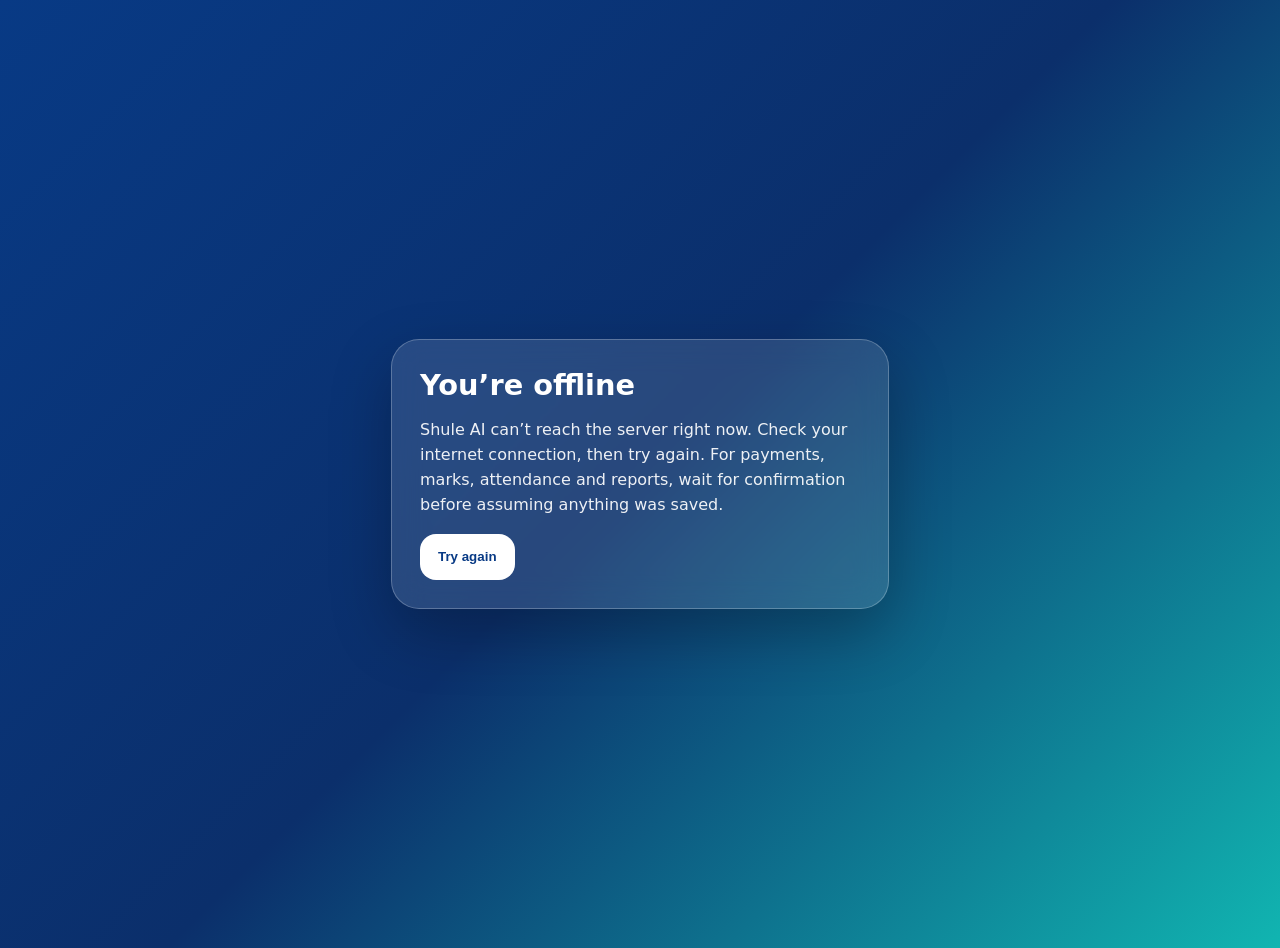
<file: offline.html>
<!DOCTYPE html>
<html lang="en">
<head>
  <meta charset="UTF-8">
  <meta name="viewport" content="width=device-width, initial-scale=1.0">
  <meta name="theme-color" content="#083A85">
  <title>Shule AI Offline</title>
  <style>
    :root { color-scheme: light dark; font-family: Inter, system-ui, -apple-system, BlinkMacSystemFont, "Segoe UI", sans-serif; }
    body { margin: 0; min-height: 100vh; display: grid; place-items: center; background: linear-gradient(135deg, #083A85, #0B2F6B, #11B5B1); color: white; padding: 24px; }
    .card { width: min(440px, 100%); background: rgba(255,255,255,.12); border: 1px solid rgba(255,255,255,.24); border-radius: 28px; padding: 28px; box-shadow: 0 24px 60px rgba(0,0,0,.25); backdrop-filter: blur(16px); }
    h1 { margin: 0 0 10px; font-size: 1.8rem; }
    p { line-height: 1.55; opacity: .92; }
    button { min-height: 46px; border: 0; border-radius: 16px; padding: 0 18px; font-weight: 700; color: #083A85; background: white; }
  </style>
</head>
<body>
  <main class="card">
    <h1>You’re offline</h1>
    <p>Shule AI can’t reach the server right now. Check your internet connection, then try again. For payments, marks, attendance and reports, wait for confirmation before assuming anything was saved.</p>
    <button onclick="location.reload()">Try again</button>
  </main>
</body>
</html>
</file>
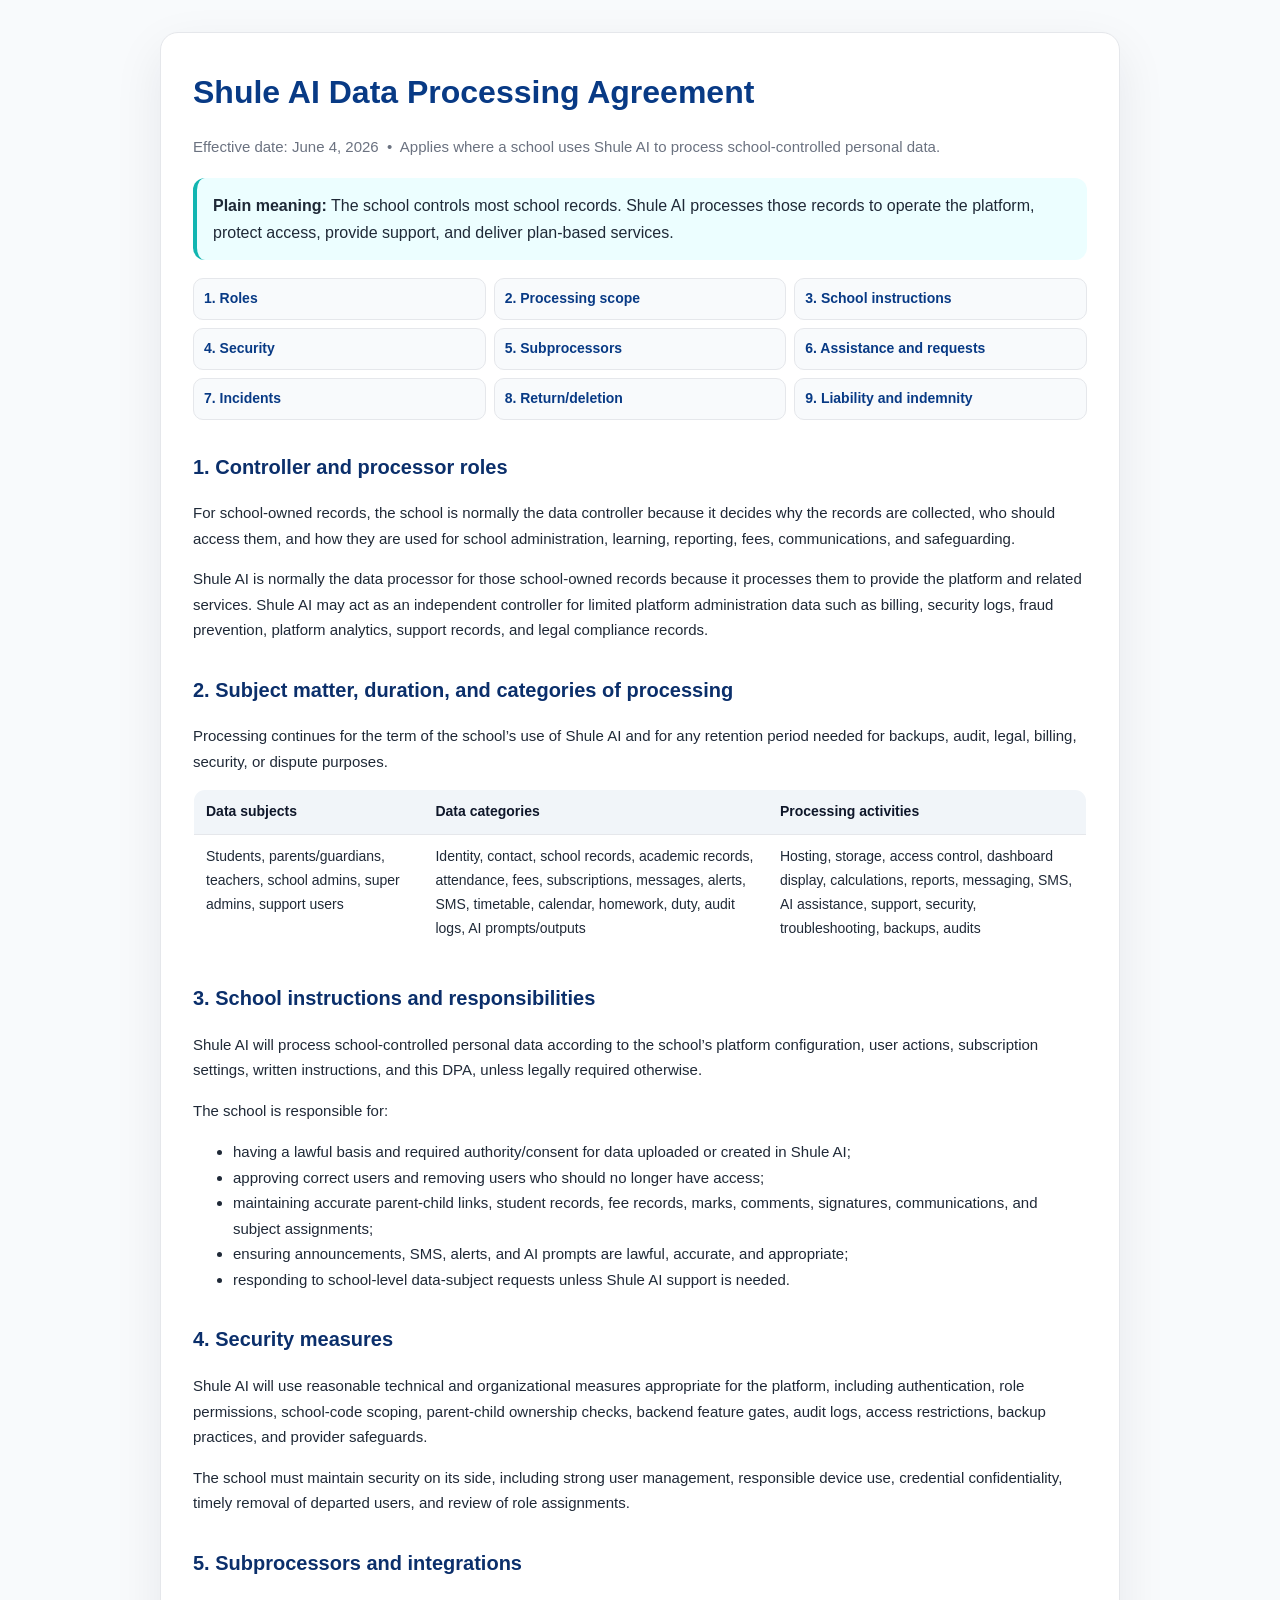
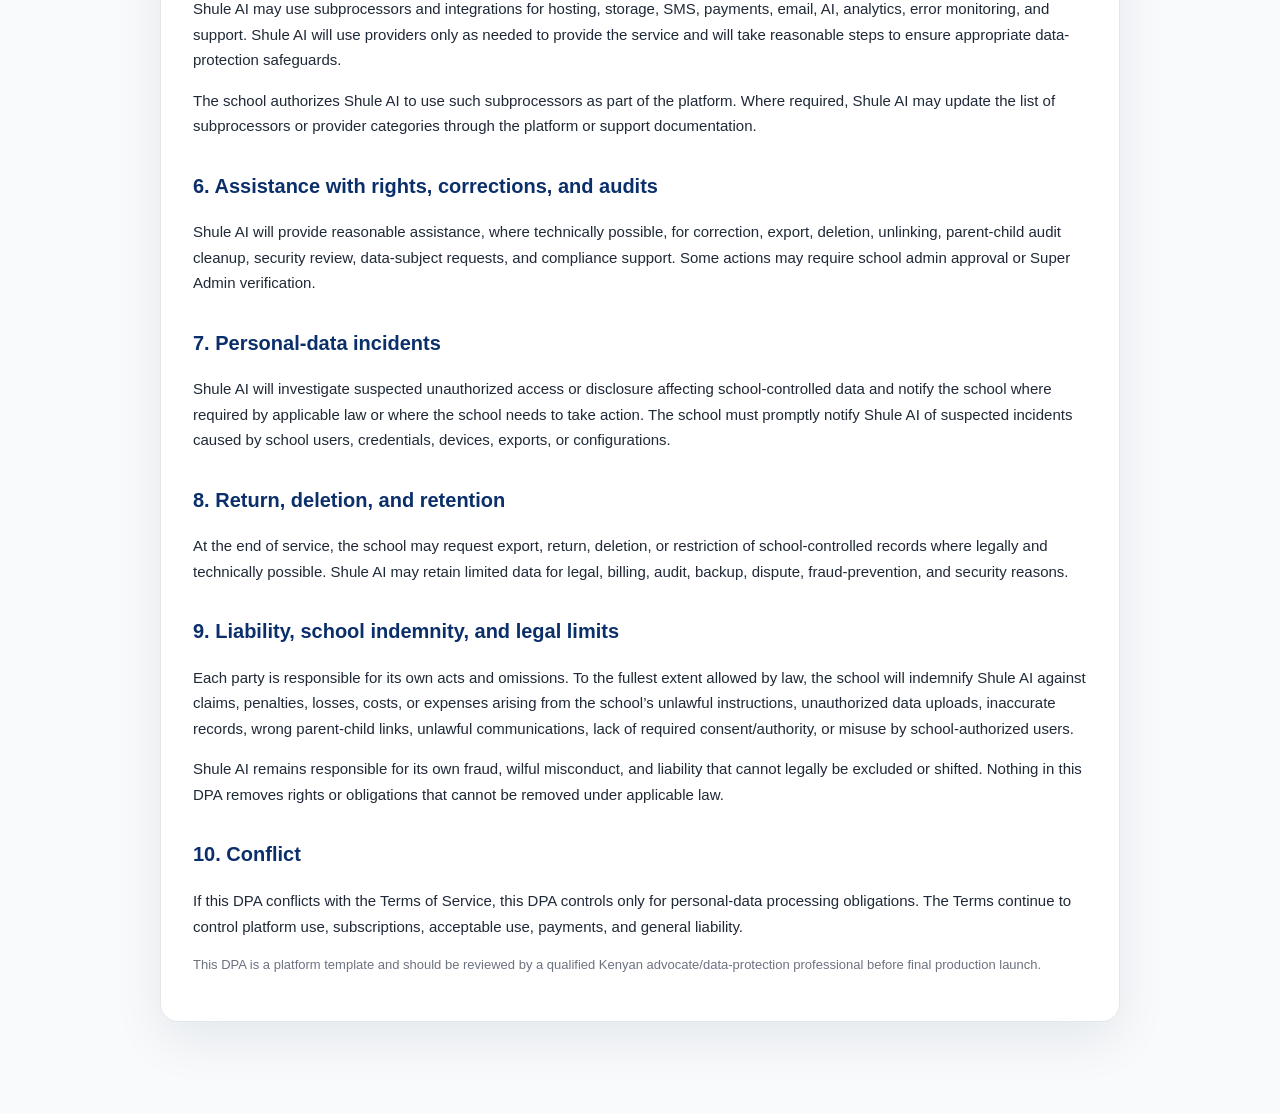
<file: legal/dpa.html>
<!doctype html>
<html lang="en"><head><meta charset="utf-8"><meta name="viewport" content="width=device-width,initial-scale=1"><title>Shule AI Data Processing Agreement</title>
<style>
  :root{--blue:#083A85;--navy:#0B2F6B;--teal:#11B5B1;--ink:#1f2937;--muted:#6b7280;--line:#e5e7eb;--bg:#f8fafc;--card:#ffffff;}
  *{box-sizing:border-box} body{font-family:Inter,Arial,sans-serif;background:var(--bg);color:var(--ink);margin:0;line-height:1.7}
  .wrap{max-width:1000px;margin:32px auto;padding:0 20px 60px}.card{background:var(--card);border:1px solid var(--line);border-radius:18px;padding:32px;box-shadow:0 18px 50px rgba(15,23,42,.08)}
  h1{color:var(--blue);margin:0 0 6px;font-size:2rem} h2{margin-top:30px;color:var(--navy);font-size:1.25rem} h3{margin-top:22px;color:#123b78;font-size:1.05rem}
  p,li{font-size:15px}.muted{color:var(--muted)}.brand{color:var(--teal);font-weight:800}.notice{border-left:4px solid var(--teal);background:#ecfeff;padding:14px 16px;border-radius:12px;margin:18px 0}.warning{border-left:4px solid #f59e0b;background:#fffbeb;padding:14px 16px;border-radius:12px;margin:18px 0}.small{font-size:13px;color:var(--muted)}
  table{width:100%;border-collapse:collapse;margin:14px 0;border:1px solid var(--line);border-radius:12px;overflow:hidden} th,td{border-bottom:1px solid var(--line);padding:10px 12px;text-align:left;vertical-align:top;font-size:14px} th{background:#f1f5f9;color:#0f172a} tr:last-child td{border-bottom:0}
  a{color:var(--blue);font-weight:700}.toc{display:grid;grid-template-columns:repeat(auto-fit,minmax(220px,1fr));gap:8px;margin:18px 0}.toc a{background:#f8fafc;border:1px solid var(--line);border-radius:10px;padding:8px 10px;text-decoration:none;font-size:14px}
  @media print{body{background:white}.card{box-shadow:none;border:none}.wrap{margin:0;max-width:none}}
</style>
</head>
<body><main class="wrap"><section class="card">
<h1>Shule AI Data Processing Agreement</h1>
<p class="muted">Effective date: June 4, 2026 &nbsp;•&nbsp; Applies where a school uses Shule AI to process school-controlled personal data.</p>
<div class="notice"><strong>Plain meaning:</strong> The school controls most school records. Shule AI processes those records to operate the platform, protect access, provide support, and deliver plan-based services.</div>
<div class="toc"><a href="#parties">1. Roles</a><a href="#scope">2. Processing scope</a><a href="#instructions">3. School instructions</a><a href="#security">4. Security</a><a href="#subprocessors">5. Subprocessors</a><a href="#assistance">6. Assistance and requests</a><a href="#incidents">7. Incidents</a><a href="#return-delete">8. Return/deletion</a><a href="#liability-dpa">9. Liability and indemnity</a></div>
<h2 id="parties">1. Controller and processor roles</h2>
<p>For school-owned records, the school is normally the data controller because it decides why the records are collected, who should access them, and how they are used for school administration, learning, reporting, fees, communications, and safeguarding.</p>
<p>Shule AI is normally the data processor for those school-owned records because it processes them to provide the platform and related services. Shule AI may act as an independent controller for limited platform administration data such as billing, security logs, fraud prevention, platform analytics, support records, and legal compliance records.</p>
<h2 id="scope">2. Subject matter, duration, and categories of processing</h2>
<p>Processing continues for the term of the school’s use of Shule AI and for any retention period needed for backups, audit, legal, billing, security, or dispute purposes.</p>
<table><thead><tr><th>Data subjects</th><th>Data categories</th><th>Processing activities</th></tr></thead><tbody>
<tr><td>Students, parents/guardians, teachers, school admins, super admins, support users</td><td>Identity, contact, school records, academic records, attendance, fees, subscriptions, messages, alerts, SMS, timetable, calendar, homework, duty, audit logs, AI prompts/outputs</td><td>Hosting, storage, access control, dashboard display, calculations, reports, messaging, SMS, AI assistance, support, security, troubleshooting, backups, audits</td></tr>
</tbody></table>
<h2 id="instructions">3. School instructions and responsibilities</h2>
<p>Shule AI will process school-controlled personal data according to the school’s platform configuration, user actions, subscription settings, written instructions, and this DPA, unless legally required otherwise.</p>
<p>The school is responsible for:</p>
<ul>
<li>having a lawful basis and required authority/consent for data uploaded or created in Shule AI;</li>
<li>approving correct users and removing users who should no longer have access;</li>
<li>maintaining accurate parent-child links, student records, fee records, marks, comments, signatures, communications, and subject assignments;</li>
<li>ensuring announcements, SMS, alerts, and AI prompts are lawful, accurate, and appropriate;</li>
<li>responding to school-level data-subject requests unless Shule AI support is needed.</li>
</ul>
<h2 id="security">4. Security measures</h2>
<p>Shule AI will use reasonable technical and organizational measures appropriate for the platform, including authentication, role permissions, school-code scoping, parent-child ownership checks, backend feature gates, audit logs, access restrictions, backup practices, and provider safeguards.</p>
<p>The school must maintain security on its side, including strong user management, responsible device use, credential confidentiality, timely removal of departed users, and review of role assignments.</p>
<h2 id="subprocessors">5. Subprocessors and integrations</h2>
<p>Shule AI may use subprocessors and integrations for hosting, storage, SMS, payments, email, AI, analytics, error monitoring, and support. Shule AI will use providers only as needed to provide the service and will take reasonable steps to ensure appropriate data-protection safeguards.</p>
<p>The school authorizes Shule AI to use such subprocessors as part of the platform. Where required, Shule AI may update the list of subprocessors or provider categories through the platform or support documentation.</p>
<h2 id="assistance">6. Assistance with rights, corrections, and audits</h2>
<p>Shule AI will provide reasonable assistance, where technically possible, for correction, export, deletion, unlinking, parent-child audit cleanup, security review, data-subject requests, and compliance support. Some actions may require school admin approval or Super Admin verification.</p>
<h2 id="incidents">7. Personal-data incidents</h2>
<p>Shule AI will investigate suspected unauthorized access or disclosure affecting school-controlled data and notify the school where required by applicable law or where the school needs to take action. The school must promptly notify Shule AI of suspected incidents caused by school users, credentials, devices, exports, or configurations.</p>
<h2 id="return-delete">8. Return, deletion, and retention</h2>
<p>At the end of service, the school may request export, return, deletion, or restriction of school-controlled records where legally and technically possible. Shule AI may retain limited data for legal, billing, audit, backup, dispute, fraud-prevention, and security reasons.</p>
<h2 id="liability-dpa">9. Liability, school indemnity, and legal limits</h2>
<p>Each party is responsible for its own acts and omissions. To the fullest extent allowed by law, the school will indemnify Shule AI against claims, penalties, losses, costs, or expenses arising from the school’s unlawful instructions, unauthorized data uploads, inaccurate records, wrong parent-child links, unlawful communications, lack of required consent/authority, or misuse by school-authorized users.</p>
<p>Shule AI remains responsible for its own fraud, wilful misconduct, and liability that cannot legally be excluded or shifted. Nothing in this DPA removes rights or obligations that cannot be removed under applicable law.</p>
<h2>10. Conflict</h2>
<p>If this DPA conflicts with the Terms of Service, this DPA controls only for personal-data processing obligations. The Terms continue to control platform use, subscriptions, acceptable use, payments, and general liability.</p>
<p class="small">This DPA is a platform template and should be reviewed by a qualified Kenyan advocate/data-protection professional before final production launch.</p>
</section></main></body></html>
</file>
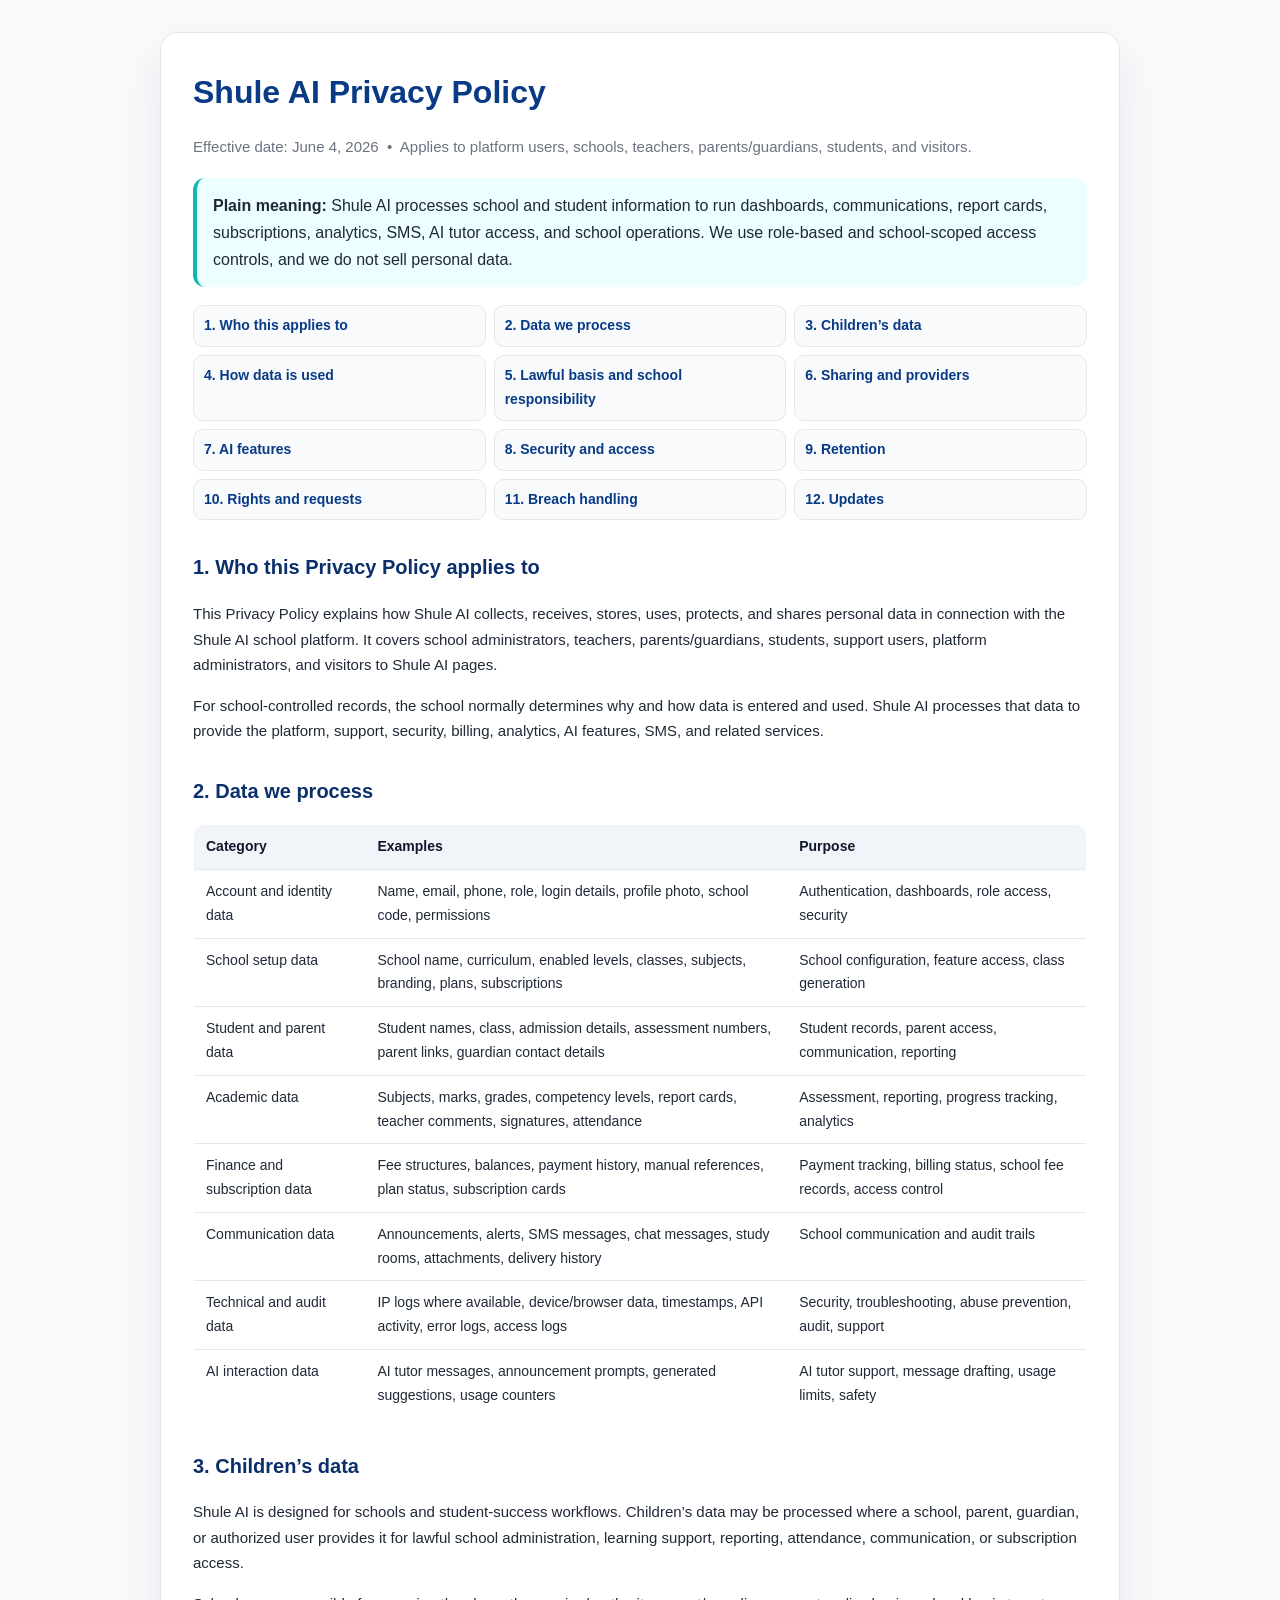
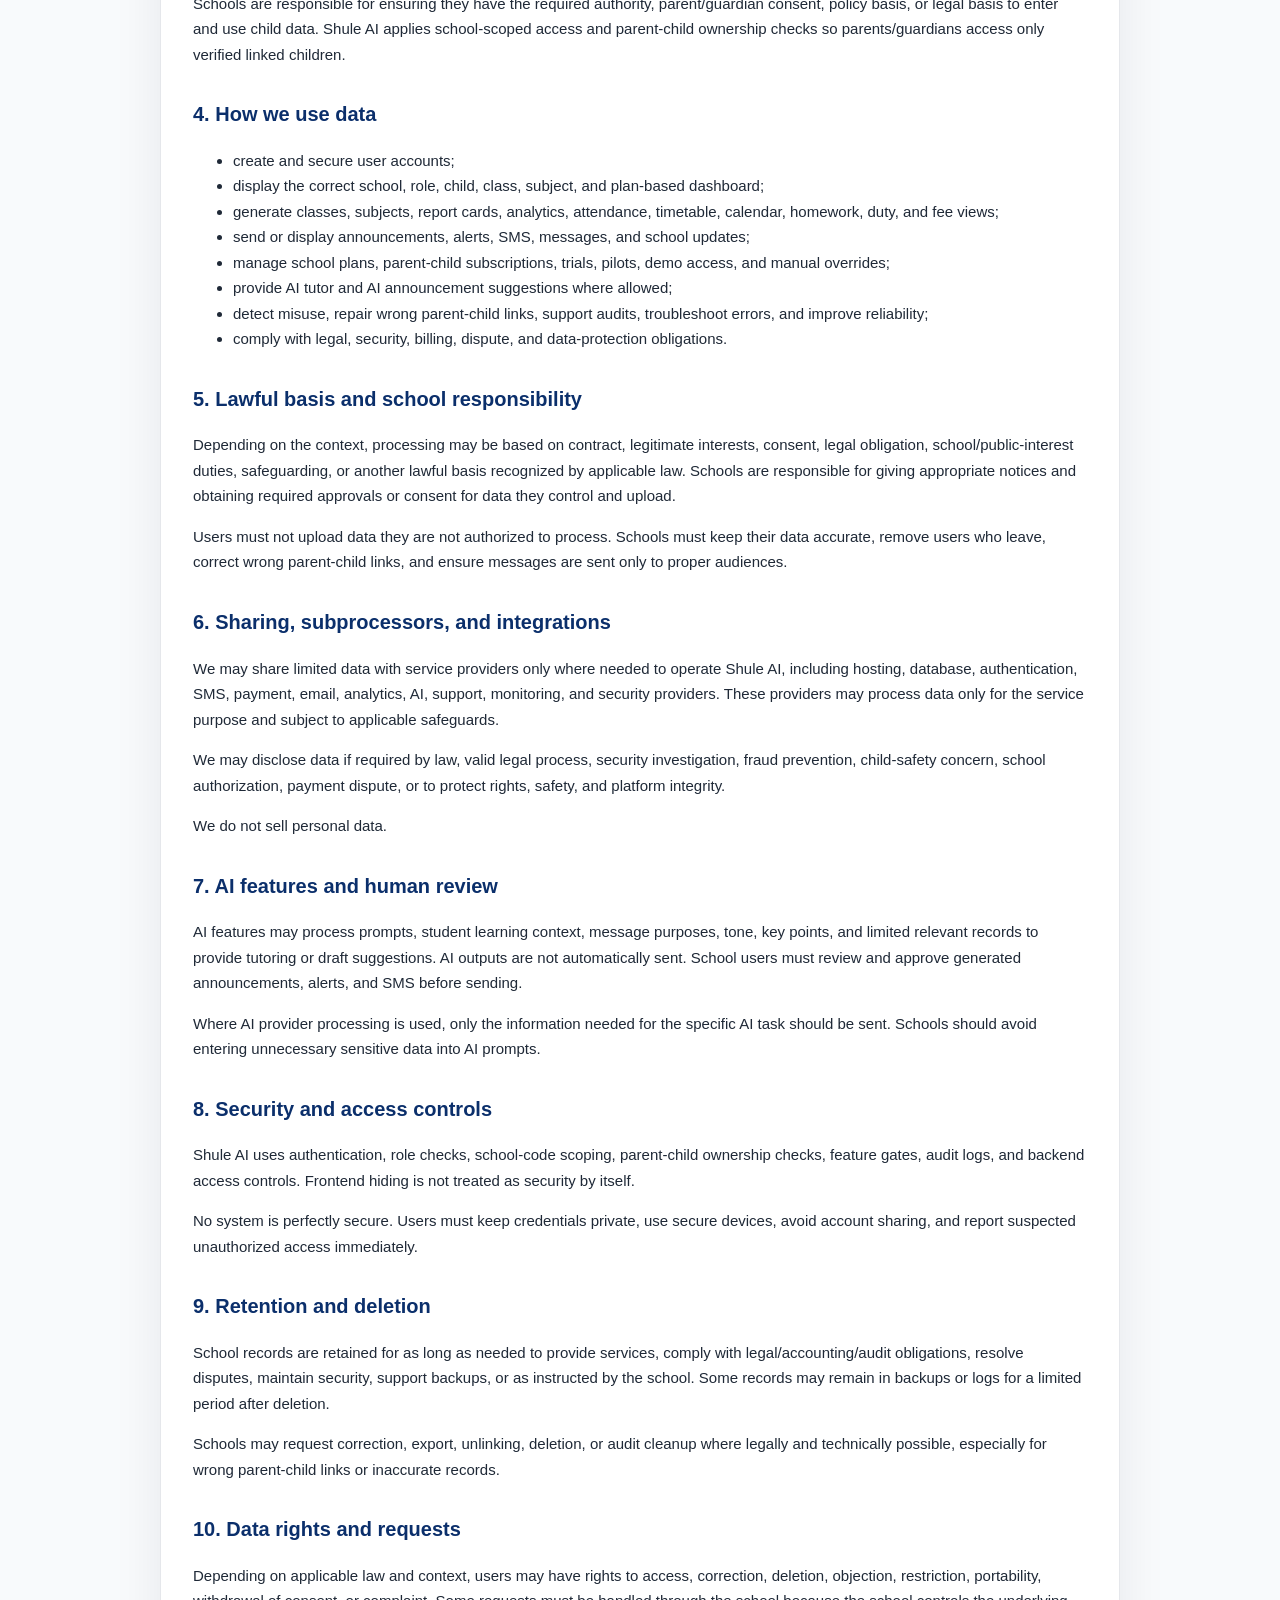
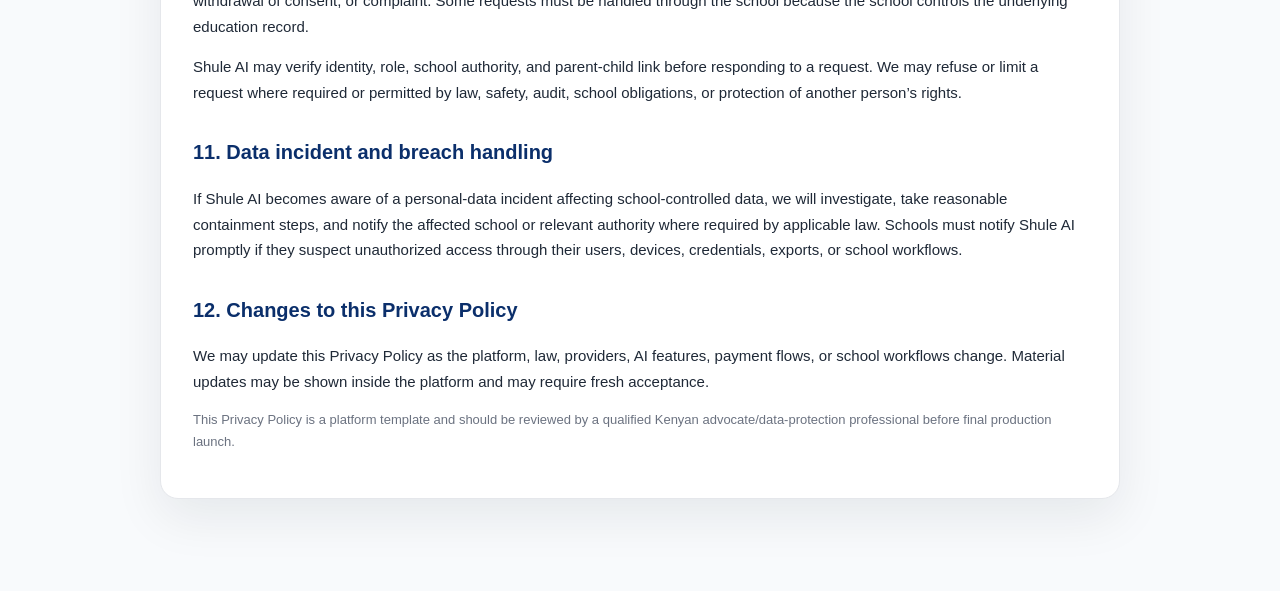
<file: legal/privacy.html>
<!doctype html>
<html lang="en"><head><meta charset="utf-8"><meta name="viewport" content="width=device-width,initial-scale=1"><title>Shule AI Privacy Policy</title>
<style>
  :root{--blue:#083A85;--navy:#0B2F6B;--teal:#11B5B1;--ink:#1f2937;--muted:#6b7280;--line:#e5e7eb;--bg:#f8fafc;--card:#ffffff;}
  *{box-sizing:border-box} body{font-family:Inter,Arial,sans-serif;background:var(--bg);color:var(--ink);margin:0;line-height:1.7}
  .wrap{max-width:1000px;margin:32px auto;padding:0 20px 60px}.card{background:var(--card);border:1px solid var(--line);border-radius:18px;padding:32px;box-shadow:0 18px 50px rgba(15,23,42,.08)}
  h1{color:var(--blue);margin:0 0 6px;font-size:2rem} h2{margin-top:30px;color:var(--navy);font-size:1.25rem} h3{margin-top:22px;color:#123b78;font-size:1.05rem}
  p,li{font-size:15px}.muted{color:var(--muted)}.brand{color:var(--teal);font-weight:800}.notice{border-left:4px solid var(--teal);background:#ecfeff;padding:14px 16px;border-radius:12px;margin:18px 0}.warning{border-left:4px solid #f59e0b;background:#fffbeb;padding:14px 16px;border-radius:12px;margin:18px 0}.small{font-size:13px;color:var(--muted)}
  table{width:100%;border-collapse:collapse;margin:14px 0;border:1px solid var(--line);border-radius:12px;overflow:hidden} th,td{border-bottom:1px solid var(--line);padding:10px 12px;text-align:left;vertical-align:top;font-size:14px} th{background:#f1f5f9;color:#0f172a} tr:last-child td{border-bottom:0}
  a{color:var(--blue);font-weight:700}.toc{display:grid;grid-template-columns:repeat(auto-fit,minmax(220px,1fr));gap:8px;margin:18px 0}.toc a{background:#f8fafc;border:1px solid var(--line);border-radius:10px;padding:8px 10px;text-decoration:none;font-size:14px}
  @media print{body{background:white}.card{box-shadow:none;border:none}.wrap{margin:0;max-width:none}}
</style>
</head>
<body><main class="wrap"><section class="card">
<h1>Shule AI Privacy Policy</h1>
<p class="muted">Effective date: June 4, 2026 &nbsp;•&nbsp; Applies to platform users, schools, teachers, parents/guardians, students, and visitors.</p>
<div class="notice"><strong>Plain meaning:</strong> Shule AI processes school and student information to run dashboards, communications, report cards, subscriptions, analytics, SMS, AI tutor access, and school operations. We use role-based and school-scoped access controls, and we do not sell personal data.</div>
<div class="toc">
<a href="#who">1. Who this applies to</a><a href="#data-we-collect">2. Data we process</a><a href="#children">3. Children’s data</a><a href="#use">4. How data is used</a><a href="#lawful-basis">5. Lawful basis and school responsibility</a><a href="#sharing">6. Sharing and providers</a><a href="#ai">7. AI features</a><a href="#security">8. Security and access</a><a href="#retention">9. Retention</a><a href="#rights">10. Rights and requests</a><a href="#breach">11. Breach handling</a><a href="#changes">12. Updates</a>
</div>
<h2 id="who">1. Who this Privacy Policy applies to</h2>
<p>This Privacy Policy explains how Shule AI collects, receives, stores, uses, protects, and shares personal data in connection with the Shule AI school platform. It covers school administrators, teachers, parents/guardians, students, support users, platform administrators, and visitors to Shule AI pages.</p>
<p>For school-controlled records, the school normally determines why and how data is entered and used. Shule AI processes that data to provide the platform, support, security, billing, analytics, AI features, SMS, and related services.</p>
<h2 id="data-we-collect">2. Data we process</h2>
<table><thead><tr><th>Category</th><th>Examples</th><th>Purpose</th></tr></thead><tbody>
<tr><td>Account and identity data</td><td>Name, email, phone, role, login details, profile photo, school code, permissions</td><td>Authentication, dashboards, role access, security</td></tr>
<tr><td>School setup data</td><td>School name, curriculum, enabled levels, classes, subjects, branding, plans, subscriptions</td><td>School configuration, feature access, class generation</td></tr>
<tr><td>Student and parent data</td><td>Student names, class, admission details, assessment numbers, parent links, guardian contact details</td><td>Student records, parent access, communication, reporting</td></tr>
<tr><td>Academic data</td><td>Subjects, marks, grades, competency levels, report cards, teacher comments, signatures, attendance</td><td>Assessment, reporting, progress tracking, analytics</td></tr>
<tr><td>Finance and subscription data</td><td>Fee structures, balances, payment history, manual references, plan status, subscription cards</td><td>Payment tracking, billing status, school fee records, access control</td></tr>
<tr><td>Communication data</td><td>Announcements, alerts, SMS messages, chat messages, study rooms, attachments, delivery history</td><td>School communication and audit trails</td></tr>
<tr><td>Technical and audit data</td><td>IP logs where available, device/browser data, timestamps, API activity, error logs, access logs</td><td>Security, troubleshooting, abuse prevention, audit, support</td></tr>
<tr><td>AI interaction data</td><td>AI tutor messages, announcement prompts, generated suggestions, usage counters</td><td>AI tutor support, message drafting, usage limits, safety</td></tr>
</tbody></table>
<h2 id="children">3. Children’s data</h2>
<p>Shule AI is designed for schools and student-success workflows. Children’s data may be processed where a school, parent, guardian, or authorized user provides it for lawful school administration, learning support, reporting, attendance, communication, or subscription access.</p>
<p>Schools are responsible for ensuring they have the required authority, parent/guardian consent, policy basis, or legal basis to enter and use child data. Shule AI applies school-scoped access and parent-child ownership checks so parents/guardians access only verified linked children.</p>
<h2 id="use">4. How we use data</h2>
<ul>
<li>create and secure user accounts;</li>
<li>display the correct school, role, child, class, subject, and plan-based dashboard;</li>
<li>generate classes, subjects, report cards, analytics, attendance, timetable, calendar, homework, duty, and fee views;</li>
<li>send or display announcements, alerts, SMS, messages, and school updates;</li>
<li>manage school plans, parent-child subscriptions, trials, pilots, demo access, and manual overrides;</li>
<li>provide AI tutor and AI announcement suggestions where allowed;</li>
<li>detect misuse, repair wrong parent-child links, support audits, troubleshoot errors, and improve reliability;</li>
<li>comply with legal, security, billing, dispute, and data-protection obligations.</li>
</ul>
<h2 id="lawful-basis">5. Lawful basis and school responsibility</h2>
<p>Depending on the context, processing may be based on contract, legitimate interests, consent, legal obligation, school/public-interest duties, safeguarding, or another lawful basis recognized by applicable law. Schools are responsible for giving appropriate notices and obtaining required approvals or consent for data they control and upload.</p>
<p>Users must not upload data they are not authorized to process. Schools must keep their data accurate, remove users who leave, correct wrong parent-child links, and ensure messages are sent only to proper audiences.</p>
<h2 id="sharing">6. Sharing, subprocessors, and integrations</h2>
<p>We may share limited data with service providers only where needed to operate Shule AI, including hosting, database, authentication, SMS, payment, email, analytics, AI, support, monitoring, and security providers. These providers may process data only for the service purpose and subject to applicable safeguards.</p>
<p>We may disclose data if required by law, valid legal process, security investigation, fraud prevention, child-safety concern, school authorization, payment dispute, or to protect rights, safety, and platform integrity.</p>
<p>We do not sell personal data.</p>
<h2 id="ai">7. AI features and human review</h2>
<p>AI features may process prompts, student learning context, message purposes, tone, key points, and limited relevant records to provide tutoring or draft suggestions. AI outputs are not automatically sent. School users must review and approve generated announcements, alerts, and SMS before sending.</p>
<p>Where AI provider processing is used, only the information needed for the specific AI task should be sent. Schools should avoid entering unnecessary sensitive data into AI prompts.</p>
<h2 id="security">8. Security and access controls</h2>
<p>Shule AI uses authentication, role checks, school-code scoping, parent-child ownership checks, feature gates, audit logs, and backend access controls. Frontend hiding is not treated as security by itself.</p>
<p>No system is perfectly secure. Users must keep credentials private, use secure devices, avoid account sharing, and report suspected unauthorized access immediately.</p>
<h2 id="retention">9. Retention and deletion</h2>
<p>School records are retained for as long as needed to provide services, comply with legal/accounting/audit obligations, resolve disputes, maintain security, support backups, or as instructed by the school. Some records may remain in backups or logs for a limited period after deletion.</p>
<p>Schools may request correction, export, unlinking, deletion, or audit cleanup where legally and technically possible, especially for wrong parent-child links or inaccurate records.</p>
<h2 id="rights">10. Data rights and requests</h2>
<p>Depending on applicable law and context, users may have rights to access, correction, deletion, objection, restriction, portability, withdrawal of consent, or complaint. Some requests must be handled through the school because the school controls the underlying education record.</p>
<p>Shule AI may verify identity, role, school authority, and parent-child link before responding to a request. We may refuse or limit a request where required or permitted by law, safety, audit, school obligations, or protection of another person’s rights.</p>
<h2 id="breach">11. Data incident and breach handling</h2>
<p>If Shule AI becomes aware of a personal-data incident affecting school-controlled data, we will investigate, take reasonable containment steps, and notify the affected school or relevant authority where required by applicable law. Schools must notify Shule AI promptly if they suspect unauthorized access through their users, devices, credentials, exports, or school workflows.</p>
<h2 id="changes">12. Changes to this Privacy Policy</h2>
<p>We may update this Privacy Policy as the platform, law, providers, AI features, payment flows, or school workflows change. Material updates may be shown inside the platform and may require fresh acceptance.</p>
<p class="small">This Privacy Policy is a platform template and should be reviewed by a qualified Kenyan advocate/data-protection professional before final production launch.</p>
</section></main></body></html>
</file>
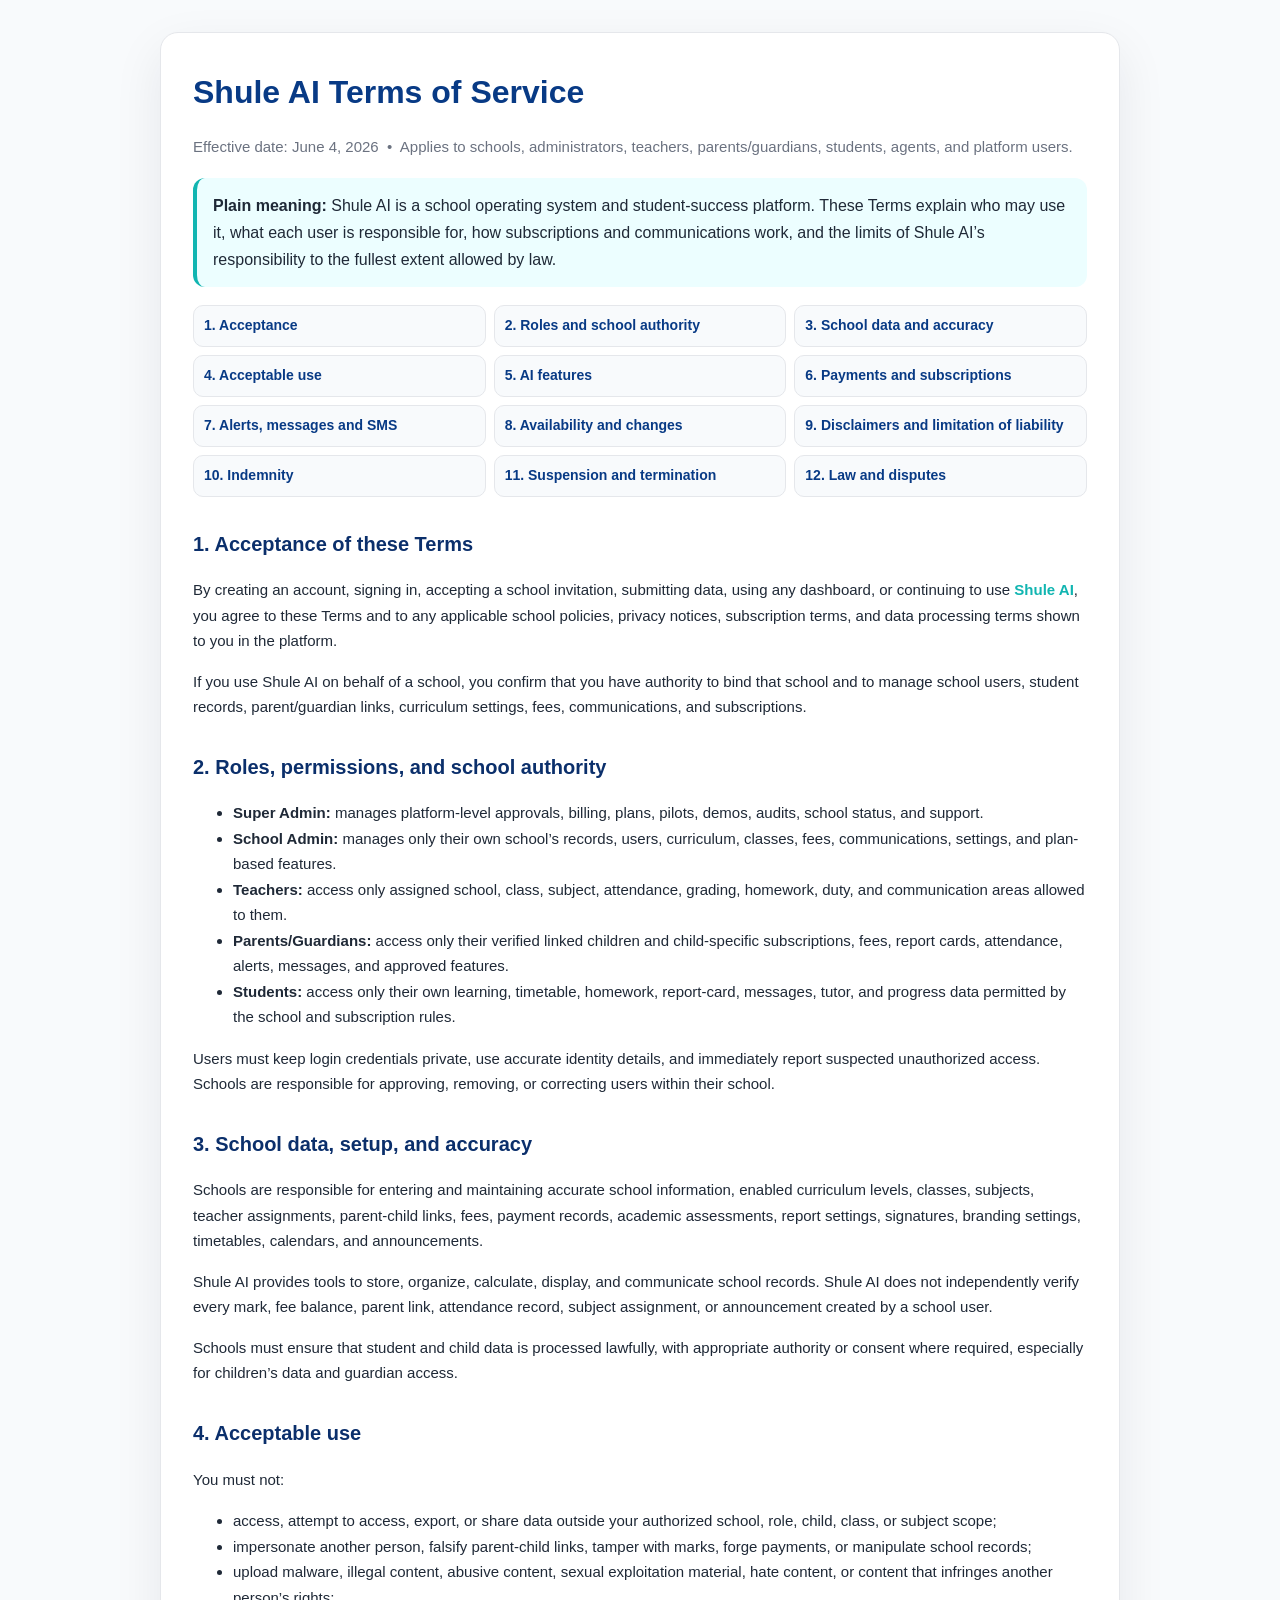
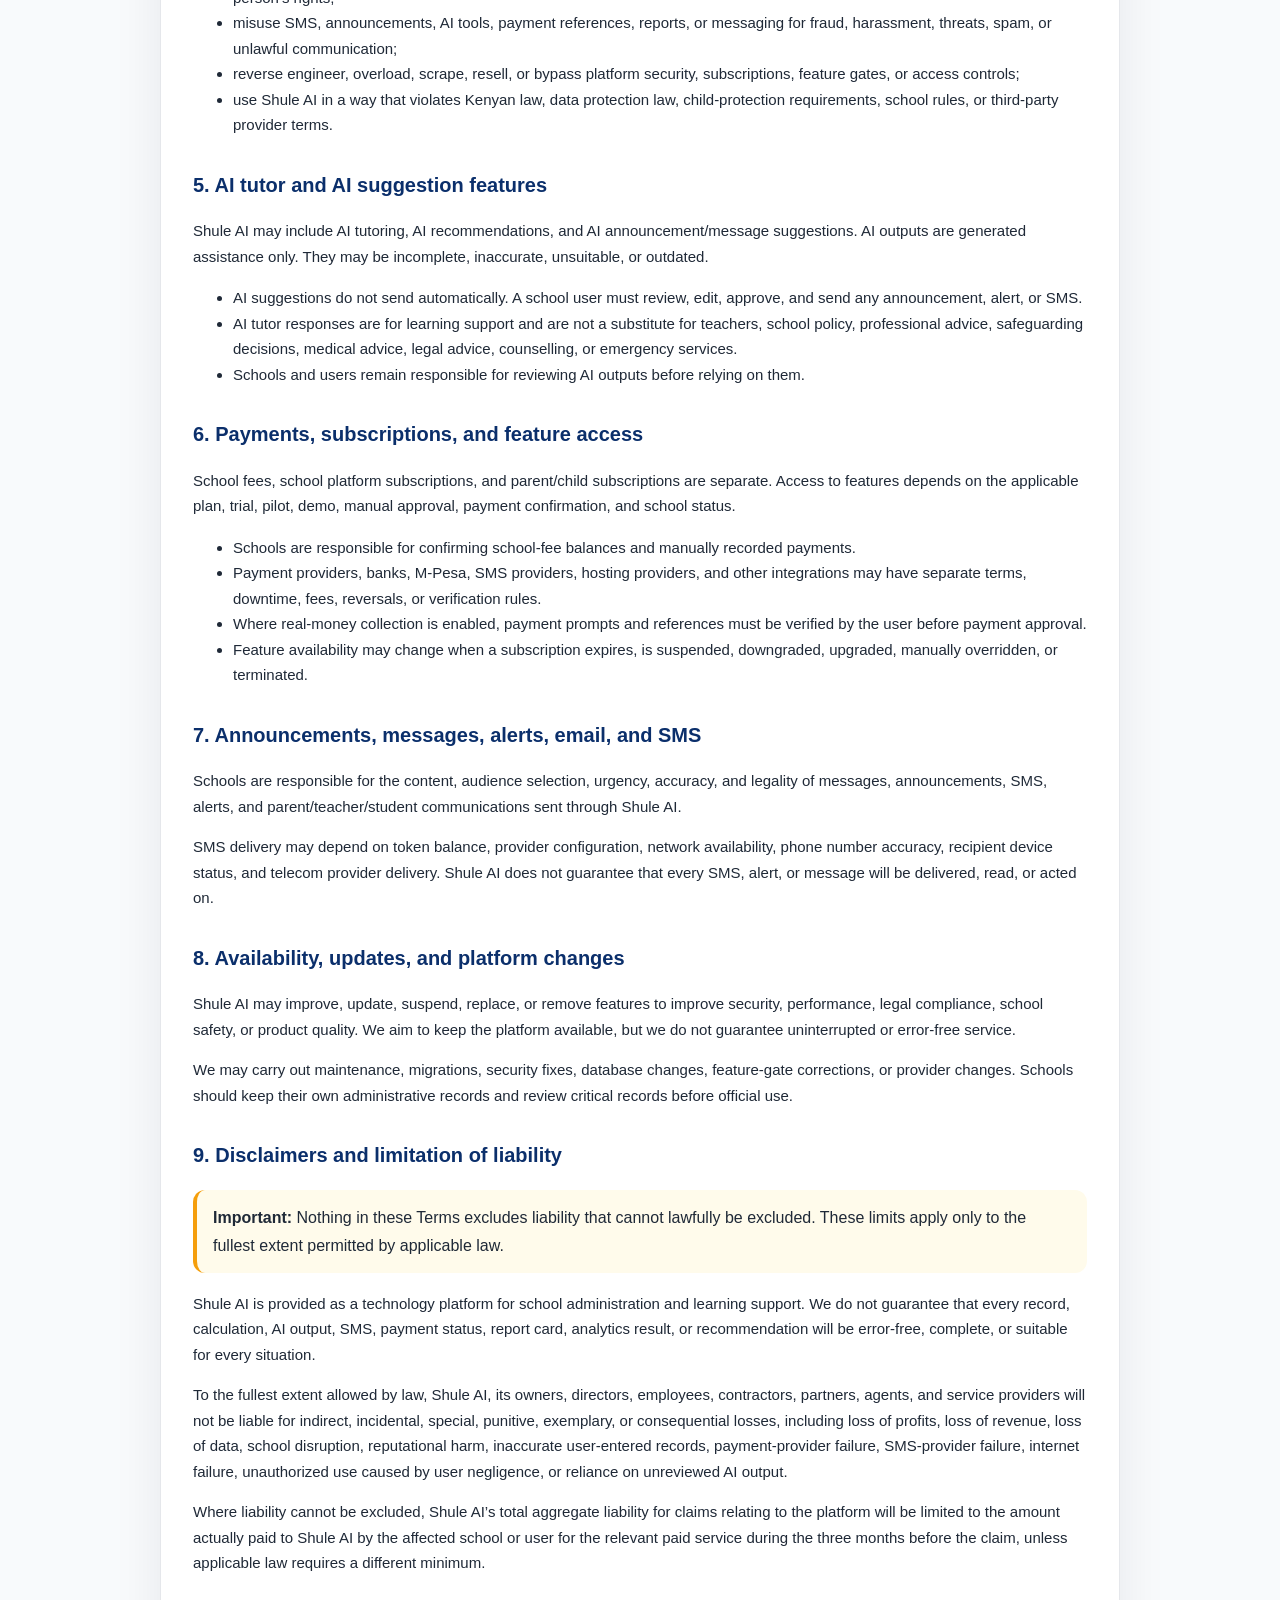
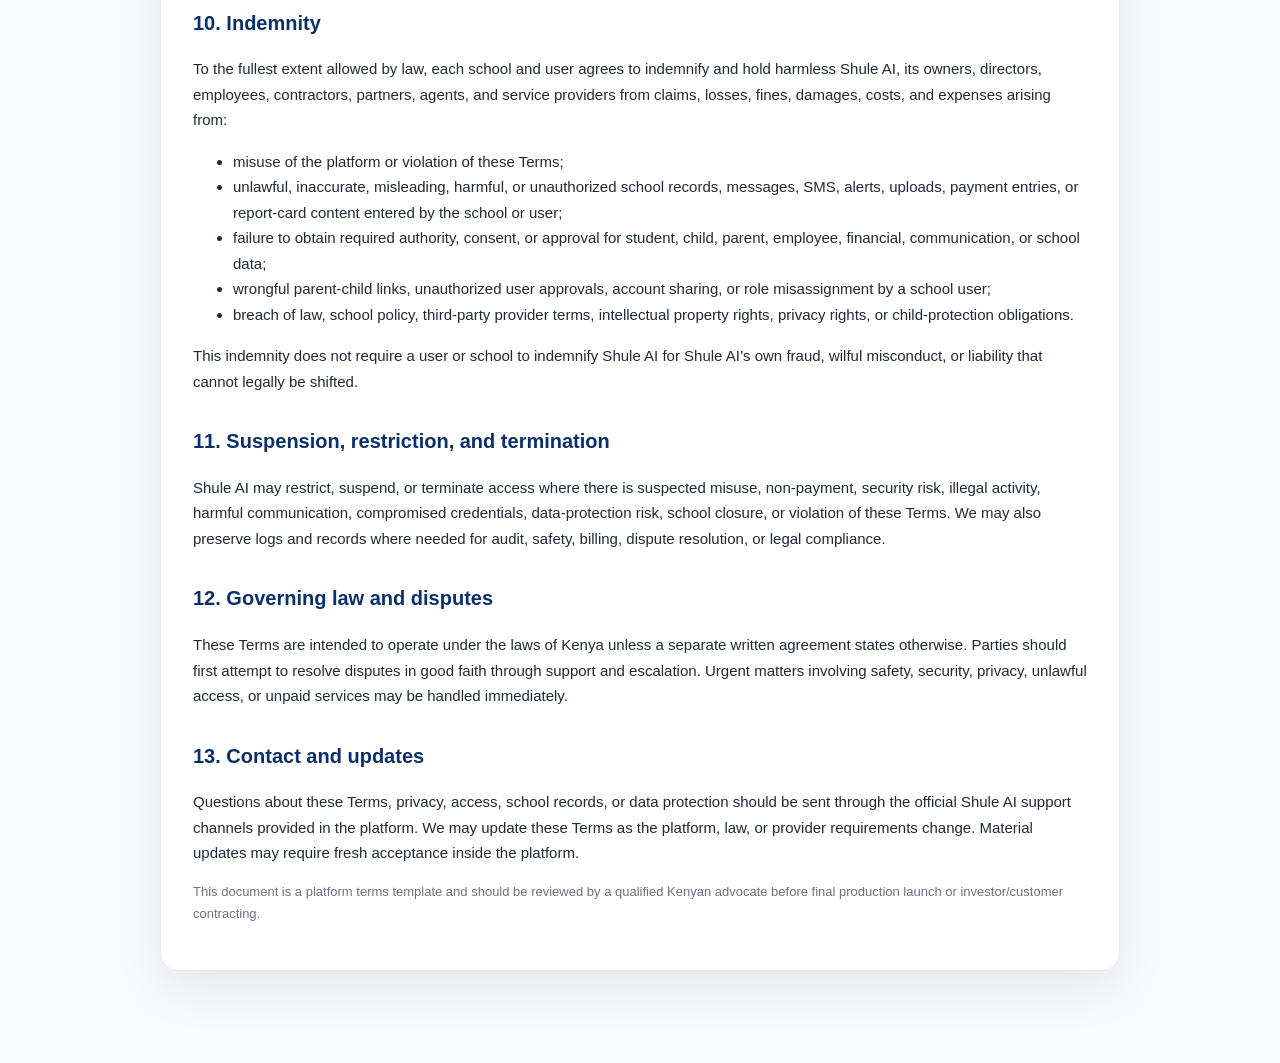
<file: legal/terms.html>
<!doctype html>
<html lang="en"><head><meta charset="utf-8"><meta name="viewport" content="width=device-width,initial-scale=1"><title>Shule AI Terms of Service</title>
<style>
  :root{--blue:#083A85;--navy:#0B2F6B;--teal:#11B5B1;--ink:#1f2937;--muted:#6b7280;--line:#e5e7eb;--bg:#f8fafc;--card:#ffffff;}
  *{box-sizing:border-box} body{font-family:Inter,Arial,sans-serif;background:var(--bg);color:var(--ink);margin:0;line-height:1.7}
  .wrap{max-width:1000px;margin:32px auto;padding:0 20px 60px}.card{background:var(--card);border:1px solid var(--line);border-radius:18px;padding:32px;box-shadow:0 18px 50px rgba(15,23,42,.08)}
  h1{color:var(--blue);margin:0 0 6px;font-size:2rem} h2{margin-top:30px;color:var(--navy);font-size:1.25rem} h3{margin-top:22px;color:#123b78;font-size:1.05rem}
  p,li{font-size:15px}.muted{color:var(--muted)}.brand{color:var(--teal);font-weight:800}.notice{border-left:4px solid var(--teal);background:#ecfeff;padding:14px 16px;border-radius:12px;margin:18px 0}.warning{border-left:4px solid #f59e0b;background:#fffbeb;padding:14px 16px;border-radius:12px;margin:18px 0}.small{font-size:13px;color:var(--muted)}
  table{width:100%;border-collapse:collapse;margin:14px 0;border:1px solid var(--line);border-radius:12px;overflow:hidden} th,td{border-bottom:1px solid var(--line);padding:10px 12px;text-align:left;vertical-align:top;font-size:14px} th{background:#f1f5f9;color:#0f172a} tr:last-child td{border-bottom:0}
  a{color:var(--blue);font-weight:700}.toc{display:grid;grid-template-columns:repeat(auto-fit,minmax(220px,1fr));gap:8px;margin:18px 0}.toc a{background:#f8fafc;border:1px solid var(--line);border-radius:10px;padding:8px 10px;text-decoration:none;font-size:14px}
  @media print{body{background:white}.card{box-shadow:none;border:none}.wrap{margin:0;max-width:none}}
</style>
</head>
<body><main class="wrap"><section class="card">
<h1>Shule AI Terms of Service</h1>
<p class="muted">Effective date: June 4, 2026 &nbsp;•&nbsp; Applies to schools, administrators, teachers, parents/guardians, students, agents, and platform users.</p>
<div class="notice"><strong>Plain meaning:</strong> Shule AI is a school operating system and student-success platform. These Terms explain who may use it, what each user is responsible for, how subscriptions and communications work, and the limits of Shule AI’s responsibility to the fullest extent allowed by law.</div>
<div class="toc">
<a href="#acceptance">1. Acceptance</a><a href="#roles">2. Roles and school authority</a><a href="#data">3. School data and accuracy</a><a href="#acceptable-use">4. Acceptable use</a><a href="#ai">5. AI features</a><a href="#payments">6. Payments and subscriptions</a><a href="#communications">7. Alerts, messages and SMS</a><a href="#availability">8. Availability and changes</a><a href="#liability">9. Disclaimers and limitation of liability</a><a href="#indemnity">10. Indemnity</a><a href="#suspension">11. Suspension and termination</a><a href="#law">12. Law and disputes</a>
</div>
<h2 id="acceptance">1. Acceptance of these Terms</h2>
<p>By creating an account, signing in, accepting a school invitation, submitting data, using any dashboard, or continuing to use <span class="brand">Shule AI</span>, you agree to these Terms and to any applicable school policies, privacy notices, subscription terms, and data processing terms shown to you in the platform.</p>
<p>If you use Shule AI on behalf of a school, you confirm that you have authority to bind that school and to manage school users, student records, parent/guardian links, curriculum settings, fees, communications, and subscriptions.</p>
<h2 id="roles">2. Roles, permissions, and school authority</h2>
<ul>
<li><strong>Super Admin:</strong> manages platform-level approvals, billing, plans, pilots, demos, audits, school status, and support.</li>
<li><strong>School Admin:</strong> manages only their own school’s records, users, curriculum, classes, fees, communications, settings, and plan-based features.</li>
<li><strong>Teachers:</strong> access only assigned school, class, subject, attendance, grading, homework, duty, and communication areas allowed to them.</li>
<li><strong>Parents/Guardians:</strong> access only their verified linked children and child-specific subscriptions, fees, report cards, attendance, alerts, messages, and approved features.</li>
<li><strong>Students:</strong> access only their own learning, timetable, homework, report-card, messages, tutor, and progress data permitted by the school and subscription rules.</li>
</ul>
<p>Users must keep login credentials private, use accurate identity details, and immediately report suspected unauthorized access. Schools are responsible for approving, removing, or correcting users within their school.</p>
<h2 id="data">3. School data, setup, and accuracy</h2>
<p>Schools are responsible for entering and maintaining accurate school information, enabled curriculum levels, classes, subjects, teacher assignments, parent-child links, fees, payment records, academic assessments, report settings, signatures, branding settings, timetables, calendars, and announcements.</p>
<p>Shule AI provides tools to store, organize, calculate, display, and communicate school records. Shule AI does not independently verify every mark, fee balance, parent link, attendance record, subject assignment, or announcement created by a school user.</p>
<p>Schools must ensure that student and child data is processed lawfully, with appropriate authority or consent where required, especially for children’s data and guardian access.</p>
<h2 id="acceptable-use">4. Acceptable use</h2>
<p>You must not:</p>
<ul>
<li>access, attempt to access, export, or share data outside your authorized school, role, child, class, or subject scope;</li>
<li>impersonate another person, falsify parent-child links, tamper with marks, forge payments, or manipulate school records;</li>
<li>upload malware, illegal content, abusive content, sexual exploitation material, hate content, or content that infringes another person’s rights;</li>
<li>misuse SMS, announcements, AI tools, payment references, reports, or messaging for fraud, harassment, threats, spam, or unlawful communication;</li>
<li>reverse engineer, overload, scrape, resell, or bypass platform security, subscriptions, feature gates, or access controls;</li>
<li>use Shule AI in a way that violates Kenyan law, data protection law, child-protection requirements, school rules, or third-party provider terms.</li>
</ul>
<h2 id="ai">5. AI tutor and AI suggestion features</h2>
<p>Shule AI may include AI tutoring, AI recommendations, and AI announcement/message suggestions. AI outputs are generated assistance only. They may be incomplete, inaccurate, unsuitable, or outdated.</p>
<ul>
<li>AI suggestions do not send automatically. A school user must review, edit, approve, and send any announcement, alert, or SMS.</li>
<li>AI tutor responses are for learning support and are not a substitute for teachers, school policy, professional advice, safeguarding decisions, medical advice, legal advice, counselling, or emergency services.</li>
<li>Schools and users remain responsible for reviewing AI outputs before relying on them.</li>
</ul>
<h2 id="payments">6. Payments, subscriptions, and feature access</h2>
<p>School fees, school platform subscriptions, and parent/child subscriptions are separate. Access to features depends on the applicable plan, trial, pilot, demo, manual approval, payment confirmation, and school status.</p>
<ul>
<li>Schools are responsible for confirming school-fee balances and manually recorded payments.</li>
<li>Payment providers, banks, M-Pesa, SMS providers, hosting providers, and other integrations may have separate terms, downtime, fees, reversals, or verification rules.</li>
<li>Where real-money collection is enabled, payment prompts and references must be verified by the user before payment approval.</li>
<li>Feature availability may change when a subscription expires, is suspended, downgraded, upgraded, manually overridden, or terminated.</li>
</ul>
<h2 id="communications">7. Announcements, messages, alerts, email, and SMS</h2>
<p>Schools are responsible for the content, audience selection, urgency, accuracy, and legality of messages, announcements, SMS, alerts, and parent/teacher/student communications sent through Shule AI.</p>
<p>SMS delivery may depend on token balance, provider configuration, network availability, phone number accuracy, recipient device status, and telecom provider delivery. Shule AI does not guarantee that every SMS, alert, or message will be delivered, read, or acted on.</p>
<h2 id="availability">8. Availability, updates, and platform changes</h2>
<p>Shule AI may improve, update, suspend, replace, or remove features to improve security, performance, legal compliance, school safety, or product quality. We aim to keep the platform available, but we do not guarantee uninterrupted or error-free service.</p>
<p>We may carry out maintenance, migrations, security fixes, database changes, feature-gate corrections, or provider changes. Schools should keep their own administrative records and review critical records before official use.</p>
<h2 id="liability">9. Disclaimers and limitation of liability</h2>
<div class="warning"><strong>Important:</strong> Nothing in these Terms excludes liability that cannot lawfully be excluded. These limits apply only to the fullest extent permitted by applicable law.</div>
<p>Shule AI is provided as a technology platform for school administration and learning support. We do not guarantee that every record, calculation, AI output, SMS, payment status, report card, analytics result, or recommendation will be error-free, complete, or suitable for every situation.</p>
<p>To the fullest extent allowed by law, Shule AI, its owners, directors, employees, contractors, partners, agents, and service providers will not be liable for indirect, incidental, special, punitive, exemplary, or consequential losses, including loss of profits, loss of revenue, loss of data, school disruption, reputational harm, inaccurate user-entered records, payment-provider failure, SMS-provider failure, internet failure, unauthorized use caused by user negligence, or reliance on unreviewed AI output.</p>
<p>Where liability cannot be excluded, Shule AI’s total aggregate liability for claims relating to the platform will be limited to the amount actually paid to Shule AI by the affected school or user for the relevant paid service during the three months before the claim, unless applicable law requires a different minimum.</p>
<h2 id="indemnity">10. Indemnity</h2>
<p>To the fullest extent allowed by law, each school and user agrees to indemnify and hold harmless Shule AI, its owners, directors, employees, contractors, partners, agents, and service providers from claims, losses, fines, damages, costs, and expenses arising from:</p>
<ul>
<li>misuse of the platform or violation of these Terms;</li>
<li>unlawful, inaccurate, misleading, harmful, or unauthorized school records, messages, SMS, alerts, uploads, payment entries, or report-card content entered by the school or user;</li>
<li>failure to obtain required authority, consent, or approval for student, child, parent, employee, financial, communication, or school data;</li>
<li>wrongful parent-child links, unauthorized user approvals, account sharing, or role misassignment by a school user;</li>
<li>breach of law, school policy, third-party provider terms, intellectual property rights, privacy rights, or child-protection obligations.</li>
</ul>
<p>This indemnity does not require a user or school to indemnify Shule AI for Shule AI’s own fraud, wilful misconduct, or liability that cannot legally be shifted.</p>
<h2 id="suspension">11. Suspension, restriction, and termination</h2>
<p>Shule AI may restrict, suspend, or terminate access where there is suspected misuse, non-payment, security risk, illegal activity, harmful communication, compromised credentials, data-protection risk, school closure, or violation of these Terms. We may also preserve logs and records where needed for audit, safety, billing, dispute resolution, or legal compliance.</p>
<h2 id="law">12. Governing law and disputes</h2>
<p>These Terms are intended to operate under the laws of Kenya unless a separate written agreement states otherwise. Parties should first attempt to resolve disputes in good faith through support and escalation. Urgent matters involving safety, security, privacy, unlawful access, or unpaid services may be handled immediately.</p>
<h2>13. Contact and updates</h2>
<p>Questions about these Terms, privacy, access, school records, or data protection should be sent through the official Shule AI support channels provided in the platform. We may update these Terms as the platform, law, or provider requirements change. Material updates may require fresh acceptance inside the platform.</p>
<p class="small">This document is a platform terms template and should be reviewed by a qualified Kenyan advocate before final production launch or investor/customer contracting.</p>
</section></main></body></html>
</file>
